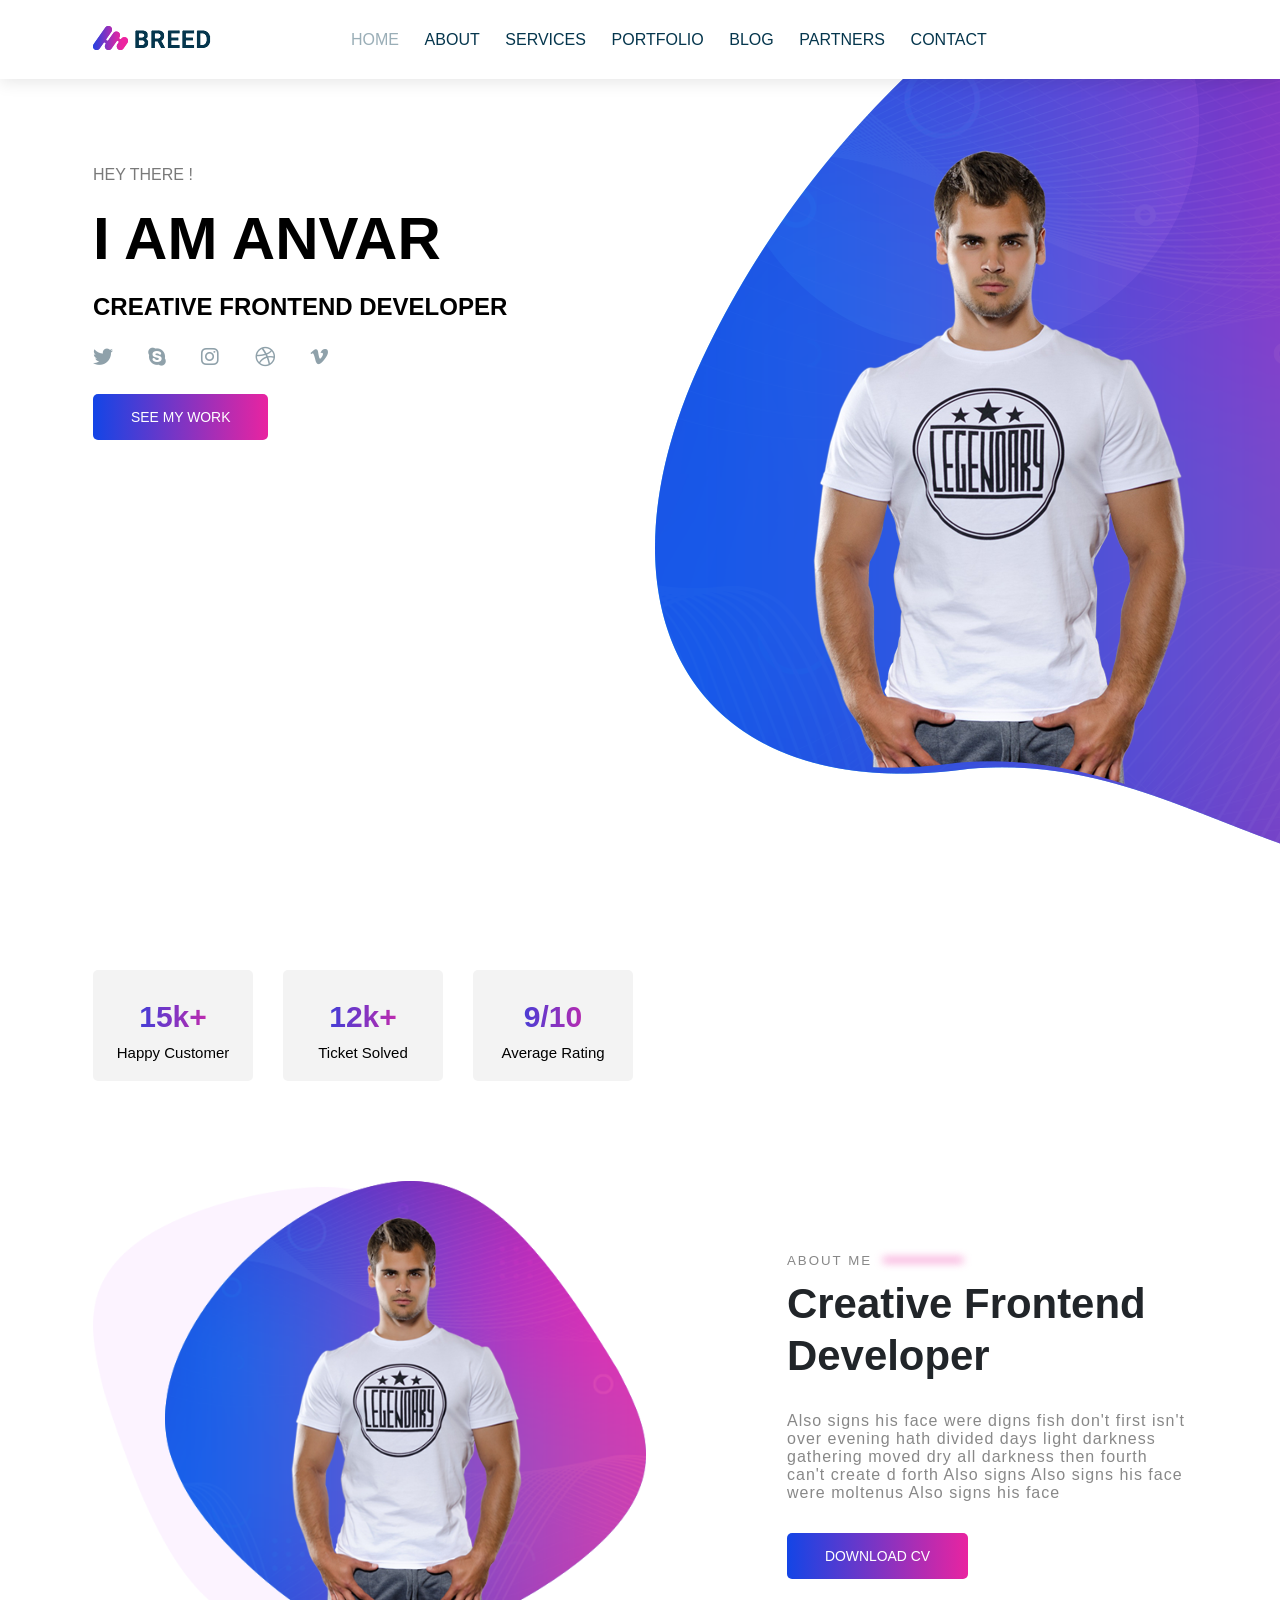
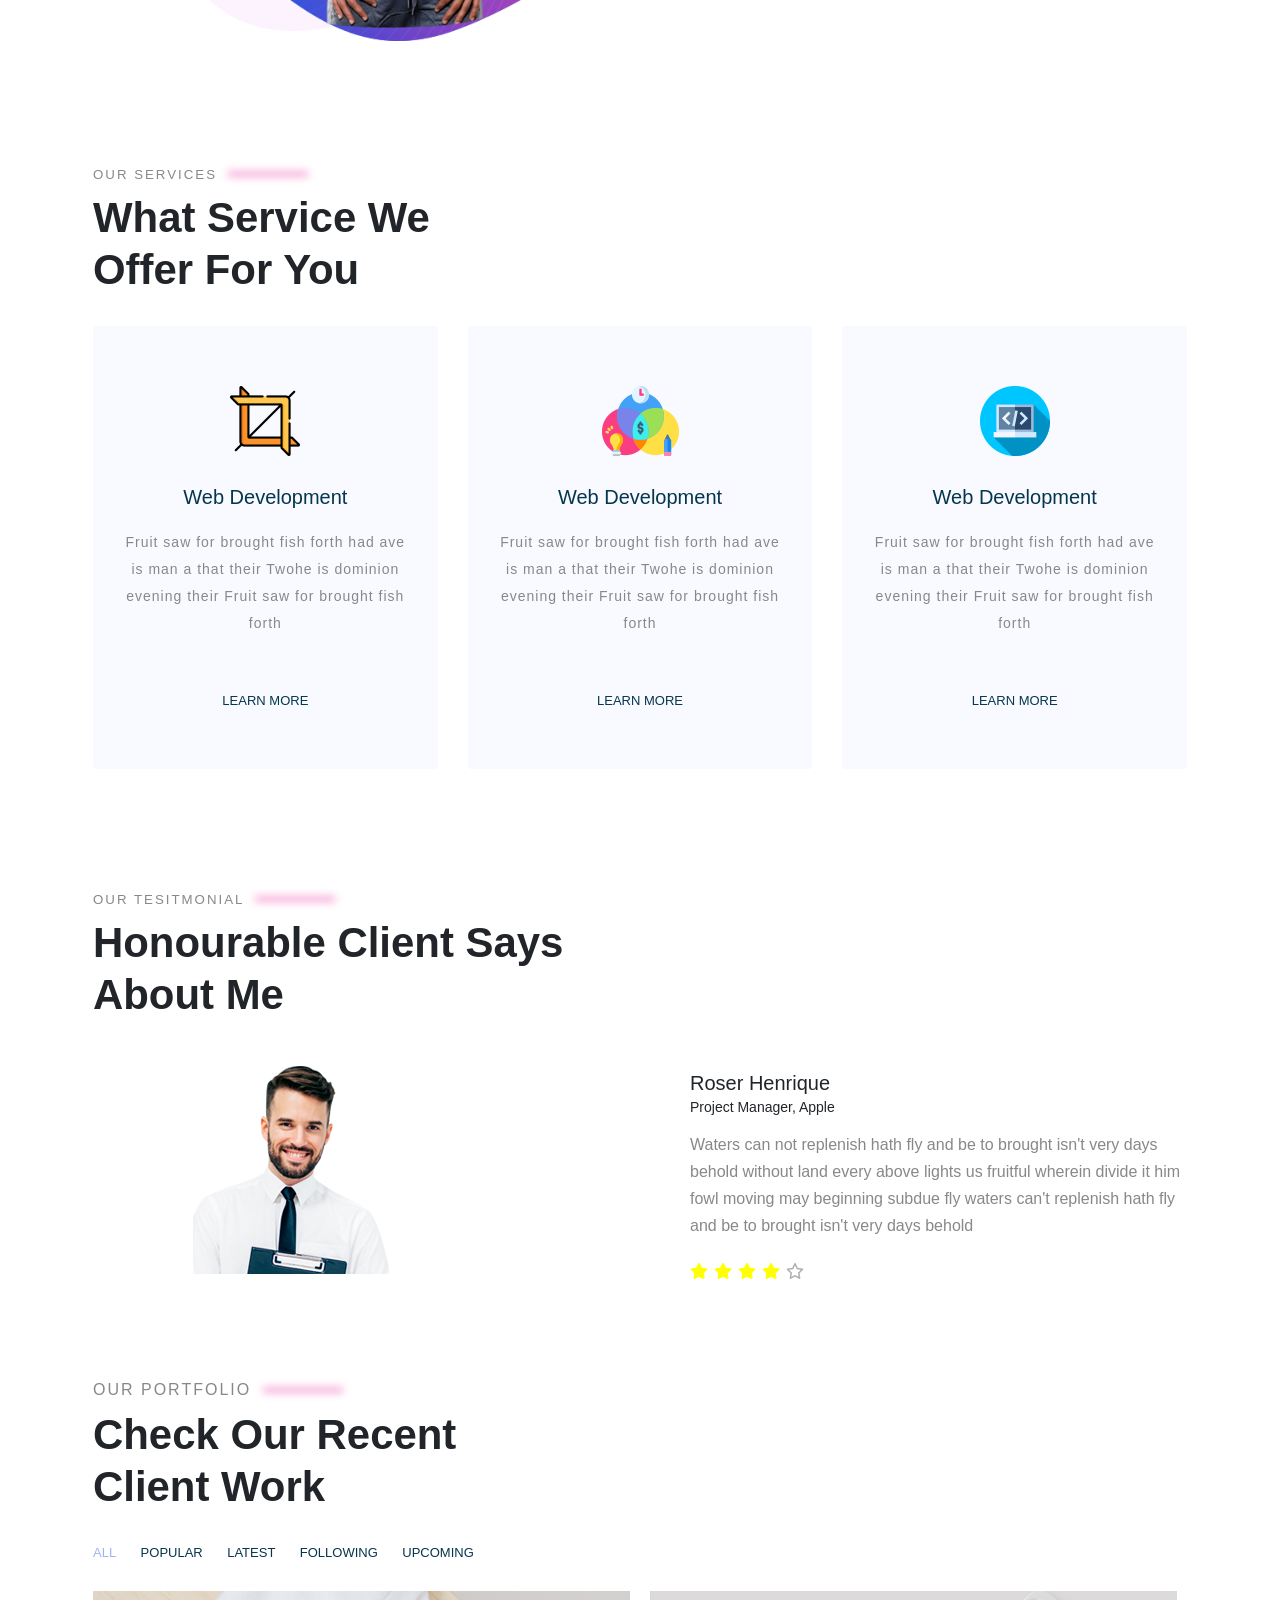
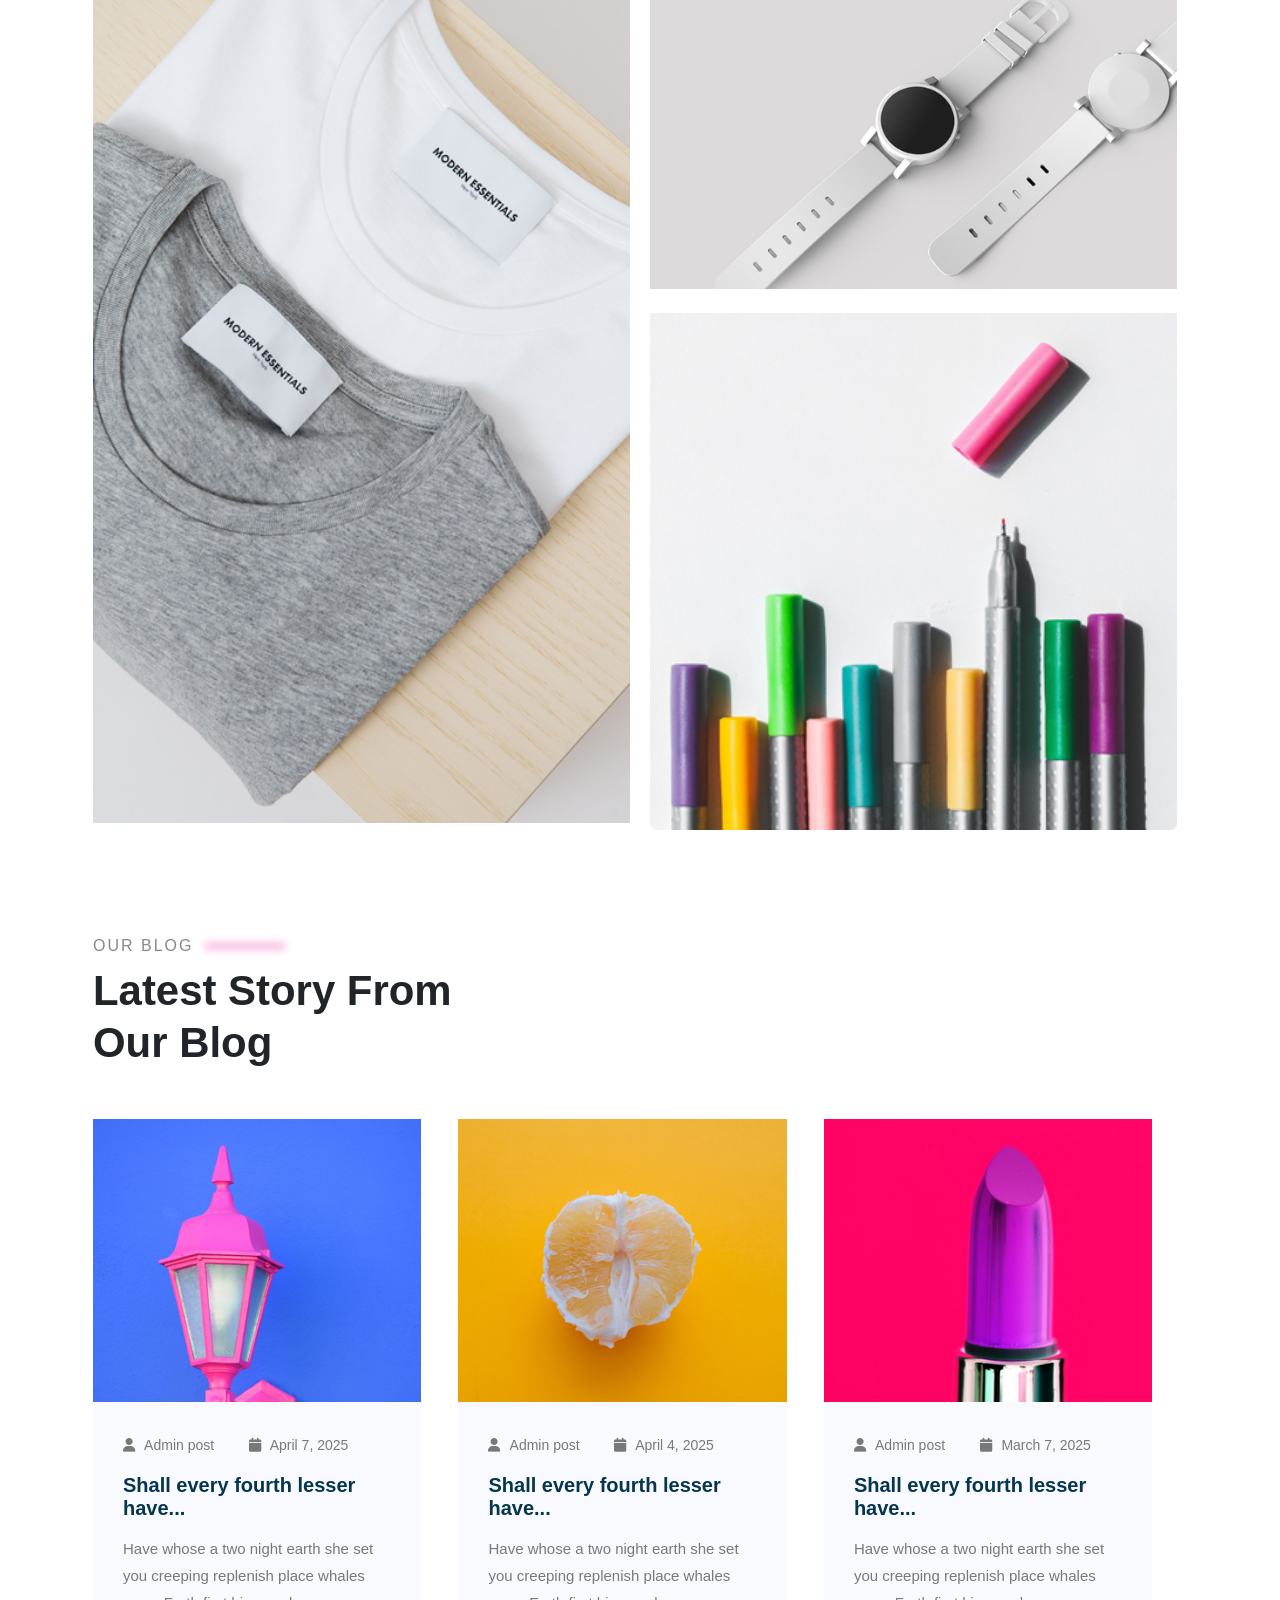
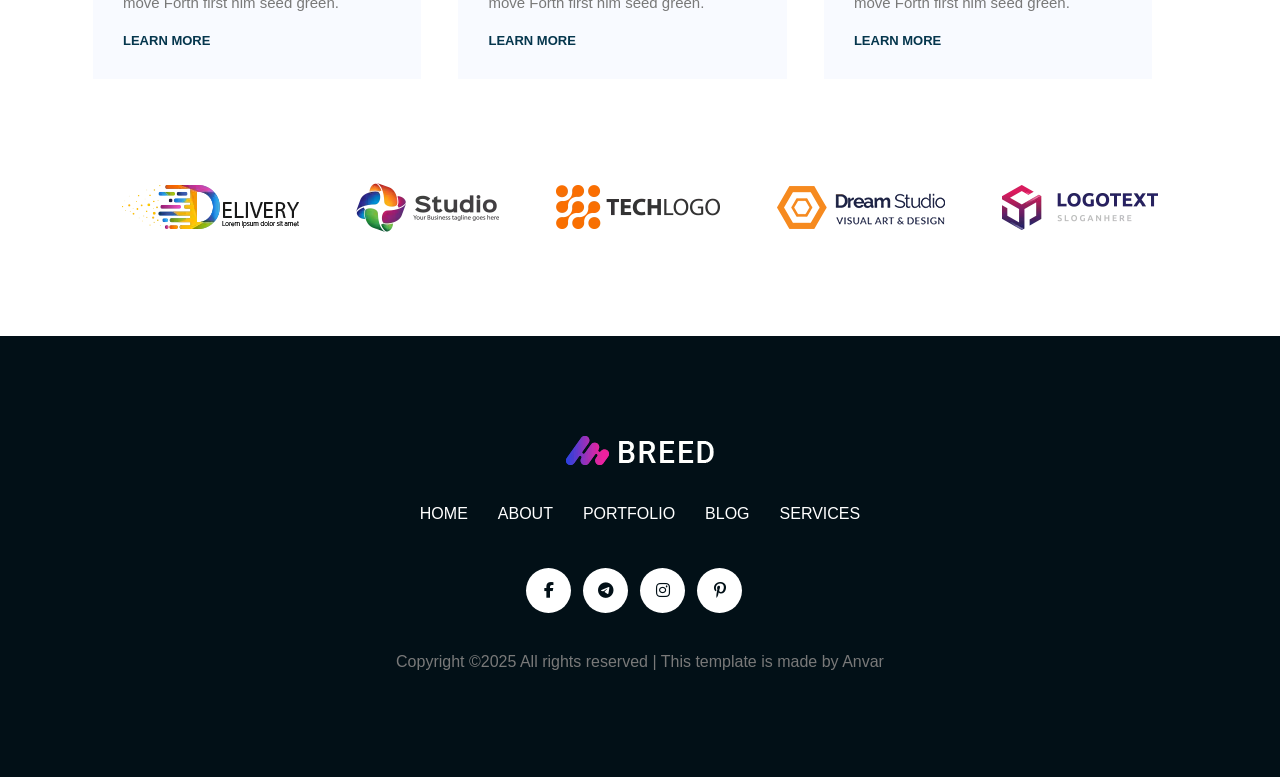
<file: index.html>
<!DOCTYPE html>
<html lang="en">
<head>
  <meta charset="UTF-8">
  <meta http-equiv="X-UA-Compatible" content="IE=edge">
  <meta name="viewport" content="width=device-width, initial-scale=1.0">
  <title>Breed Portfolio</title>
  <link rel="stylesheet" href="css/style.css">
  <link rel="stylesheet" href="css/shared.css">
  <link rel="stylesheet" href="https://cdnjs.cloudflare.com/ajax/libs/font-awesome/6.6.0/css/all.min.css" integrity="sha512-Kc323vGBEqzTmouAECnVceyQqyqdsSiqLQISBL29aUW4U/M7pSPA/gEUZQqv1cwx4OnYxTxve5UMg5GT6L4JJg==" crossorigin="anonymous" referrerpolicy="no-referrer" />
</head>
<body>
  <header class="site-header">
    <div class="site-header__container container">
      <a href="" class="logo"><img src="img/logo.png" alt=""></a>
      <nav class="site-header__nav">
        <ul class="site-header__list list">
          <li class="list__item"><a class="list__link active" href="index.html">Home</a></li>
          <li class="list__item"><a class="list__link" href="#about-me">About</a></li>
          <li class="list__item"><a class="list__link" href="#services">Services</a></li>
          <li class="list__item"><a class="list__link" href="#portfolio">Portfolio</a></li>
          <li class="list__item"><a class="list__link" href="#blog">Blog</a></li>
          <li class="list__item"><a class="list__link" href="#partners">Partners</a></li>
          <li class="list__item"><a class="list__link" href="contact.html">Contact</a></li>
        </ul>
      </nav>
    </div>

  </header>

  <main class="main-content">

    <div class="hero-banner-bg">
      <section class="hero">
        <div class="hero__container container">
          <div class="hero__info">
            <p class="hero__text">Hey There !</p>
            <h2 class="hero__heading">I am Anvar</h2>
            <h3 class="hero__job">Creative Frontend Developer</h3>
            <div class="hero__socials">
              <ul class="hero__socials-list">
                <li class="socials__icon">
                  <a href=""><i class="fa-brands fa-twitter"></i></a>
                </li>
                <li class="socials__icon">
                  <a href=""><i class="fa-brands fa-skype"></i></a>
                </li>
                <li class="socials__icon">
                  <a href=""><i class="fa-brands fa-instagram"></i></a>
                </li>
                <li class="socials__icon">
                  <a href=""><i class="fa-brands fa-dribbble"></i></a>
                </li>
                <li class="socials__icon">
                  <a href=""><i class="fa-brands fa-vimeo-v"></i></a>
                </li>
              </ul>
            </div>
            <button class="hero__button gradient-button" type="button">See my work</button>
          </div>
          <div class="hero__image">
            <img class="hero__img" src="img/home-person.png" alt="" width="" height="">
          </div>
        </div>
      </section>
    </div>
    <div class="clearfix"></div>

    <section class="statistics">
      <div class="statistics__container container">
        <ul class="statistics__list">

          <li class="statistics__item">
            <h3 class="statistics__number">15k+</h3>
            <p class="statistics__text">Happy Customer</p>
          </li>

          <li class="statistics__item">
            <h3 class="statistics__number">12k+</h3>
            <p class="statistics__text">Ticket Solved</p>
          </li>

          <li class="statistics__item">
            <h3 class="statistics__number">9/10</h3>
            <p class="statistics__text">Average Rating</p>
          </li>
        </ul>

      </div>
    </section>

    <!-- ABOUT section -->
    <div class="container">
      <section id="about-me" class="about-me">
        <div class="about-me__img">
          <img class="" src="img/about-us.png" alt="" width="" height="">
        </div>
        <div class="about-me__info">
          <h5 class="section-subtitle">About Me <span class="blur-line"></span></h5>
          <h3 class="section-title">Creative Frontend Developer</h3>
          <p class="about-me__description">Also signs his face were digns fish don't first isn't over evening hath divided days light darkness gathering moved dry all darkness then fourth can't create d forth Also signs Also signs his face were moltenus Also signs his face</p>
          <button class="about-me__btn gradient-button">Download CV</button>
        </div>
      </section>
    </div>
    <div class="clearfix"></div>

    <!-- SERVICES section -->
    <section id="services" class="services">
      <div class="container">
        <h5 class="section-subtitle">Our Services <span class="blur-line"></span></h5>
        <h3 class="section-title">What Service We <br> Offer For You</h3>
        <ul class="services__list">

          <li class="services__item item">
            <img src="img/s1.png" alt="Service image">
            <h4 class="item__title">Web Development</h4>
            <p class="item__text">Fruit saw for brought fish forth had ave is man a that their Twohe is dominion evening their Fruit saw for brought fish forth</p>
            <a class="item__link" href="">Learn More</a>
          </li>

          <li class="services__item item">
            <img src="img/s2.png" alt="Service image">
            <h4 class="item__title">Web Development</h4>
            <p class="item__text">Fruit saw for brought fish forth had ave is man a that their Twohe is dominion evening their Fruit saw for brought fish forth</p>
            <a class="item__link" href="">Learn More</a>
          </li>

          <li class="services__item item">
            <img src="img/s3.png" alt="Service image">
            <h4 class="item__title">Web Development</h4>
            <p class="item__text">Fruit saw for brought fish forth had ave is man a that their Twohe is dominion evening their Fruit saw for brought fish forth</p>
            <a class="item__link" href="">Learn More</a>
          </li>
        </ul>
      </div>
    </section>

    <!-- CLIENTS section -->
    <section class="clients">
      <div class="container">
        <h5 class="section-subtitle">Our Tesitmonial <span class="blur-line"></span></h5>
        <h3 class="section-title">Honourable Client Says <br> About Me</h3>

        <div class="client-list">

          <div class="client-item">
            <div class="client-item__img">
              <img class="" src="img/testimonial1.png" alt="Client's image">
            </div>

            <div class="client-item__info">
              <h3 class="client-item__name">Roser Henrique</h3>
              <p class="client-item__job">Project Manager, Apple</p>
              <p class="client-item__text">Waters can not replenish hath fly and be to brought isn't very days behold without land every above lights us fruitful wherein divide it him fowl moving may beginning subdue fly waters can't replenish hath fly and be to brought isn't very days behold</p>

              <ul class="client-iten__rate">
                <li class="client-item-stars"><i class="fa-solid fa-star"></i></li>
                <li class="client-item-stars"><i class="fa-solid fa-star"></i></li>
                <li class="client-item-stars"><i class="fa-solid fa-star"></i></li>
                <li class="client-item-stars"><i class="fa-solid fa-star"></i></li>
                <li class="client-item-stars"><i class="fa-regular fa-star"></i></li>
              </ul>
            </div>
          </div>
        </div>
      </div>
    </section>
    <div class="clearfix"></div>

    <!-- PORTFOLIO section -->
    <div class="container">
      <section id="portfolio" class="portfolio">
        <div class="section-subtitle">Our Portfolio <span class="blur-line"></span></div>
        <div class="section-title">Check Our Recent <br> Client Work</div>

        <ul class="portfolio-filters">
          <li class="portfolio-filters__item">
            <a class="portfolio-filters__item-link active" href="">All</a>
          </li>
          <li class="portfolio-filters__item">
            <a class="portfolio-filters__item-link" href="">Popular</a>
          </li>
          <li class="portfolio-filters__item">
            <a class="portfolio-filters__item-link" href="">Latest</a>
          </li>
          <li class="portfolio-filters__item">
            <a class="portfolio-filters__item-link" href="">Following</a>
          </li>
          <li class="portfolio-filters__item">
            <a class="portfolio-filters__item-link" href="">Upcoming</a>
          </li>
        </ul>

        <div class="portfolio-items">

          <div class="portfolio-item portfolio-item-1">
            <img class="portfolio-item__image" src="img/portfolio1.jpg" alt="portfolio image 1">
            <div class="portfolio-item__overlay"></div>
            <div class="portfolio-item__info">
              <h4><a class="" href="">Portfolio item 1</a></h4>
              <p>About project</p>
            </div>
          </div>

          <div class="portfolio-item portfolio-item-2">
            <img class="portfolio-item__image" src="img/portfolio3.jpg" alt="portfolio image 2">
            <div class="portfolio-item__overlay"></div>
            <div class="portfolio-item__info">
              <h4><a class="" href="">Portfolio item 2</a></h4>
              <p>About project</p>
            </div>
          </div>

          <div class="portfolio-item portfolio-item-3">
            <img class="portfolio-item__image" src="img/portfolio2.jpg" alt="portfolio image 3">
            <div class="portfolio-item__overlay"></div>
            <div class="portfolio-item__info">
              <h4><a class="" href="">Portfolio item 3</a></h4>
              <p>About project</p>
            </div>
          </div>

        </div>
      </section>
    </div>
    <div class="clearfix"></div>

    <!-- BLOG section -->
    <div class="container">
      <section id="blog" class="blog"></section>
      <div class="section-subtitle">Our Blog <span class="blur-line"></span></div>
      <div class="section-title">Latest Story From <br> Our Blog</div>

      <div class="blog-items">
        <div class="blog-item">
          <div class="blog-item__image"><img src="img/b1.jpg" alt="blog 1"></div>

          <div class="blog-item__info">
            <div class="blog-item__main-info">
              <span class="blog-item__author"><i class="fa fa-user"></i> Admin post</span>
              <span class="blog-item__date"><i class="fa fa-calendar"></i> April 7, 2025</span>
            </div>
            <h5 class="blog-item__title">Shall every fourth lesser have...</h5>
            <p class="blog-item__description">Have whose a two night earth she set you creeping replenish place whales move Forth first him seed green.</p>

            <a class="blog-item__link" href="">Learn more</a>
          </div>
        </div>

        <div class="blog-item">
          <div class="blog-item__image"><img src="img/b2.jpg" alt="blog 1"></div>

          <div class="blog-item__info">
            <div class="blog-item__main-info">
              <span class="blog-item__author"><i class="fa fa-user"></i> Admin post</span>
              <span class="blog-item__date"><i class="fa fa-calendar"></i> April 4, 2025</span>
            </div>
            <h5 class="blog-item__title">Shall every fourth lesser have...</h5>
            <p class="blog-item__description">Have whose a two night earth she set you creeping replenish place whales move Forth first him seed green.</p>

            <a class="blog-item__link" href="">Learn more</a>
          </div>
        </div>

        <div class="blog-item">
          <div class="blog-item__image"><img src="img/b3.jpg" alt="blog 1"></div>

          <div class="blog-item__info">
            <div class="blog-item__main-info">
              <span class="blog-item__author"><i class="fa fa-user"></i> Admin post</span>
              <span class="blog-item__date"><i class="fa fa-calendar"></i> March 7, 2025</span>
            </div>
            <h5 class="blog-item__title">Shall every fourth lesser have...</h5>
            <p class="blog-item__description">Have whose a two night earth she set you creeping replenish place whales move Forth first him seed green.</p>

            <a class="blog-item__link" href="">Learn more</a>
          </div>
        </div>

      </div>
    </div>

    <!-- PARTNERS section -->
    <div class="container">
      <section id="partners" class="partners">
        <div class="partner"><img src="img/logo1.png" alt=""></div>
        <div class="partner"><img src="img/logo2.png" alt=""></div>
        <div class="partner"><img src="img/logo3.png" alt=""></div>
        <div class="partner"><img src="img/logo4.png" alt=""></div>
        <div class="partner"><img src="img/logo5.png" alt=""></div>
      </section>
    </div>

  </main>

  <footer class="site-footer">
    <div class="container">
      <div class="site-footer__logo">
        <img src="img/logo-white.webp" alt="logo">
      </div>

      <nav class="site-footer__nav">
        <ul class="site-footer__nav-items">

          <li class="site-footer__nav-item">
            <a class="nav-item__link" href="">Home</a>
          </li>

          <li class="site-footer__nav-item">
            <a class="nav-item__link" href="">About</a>
          </li>

          <li class="site-footer__nav-item">
            <a class="nav-item__link" href="">Portfolio</a>
          </li>

          <li class="site-footer__nav-item">
            <a class="nav-item__link" href="">Blog</a>
          </li>

          <li class="site-footer__nav-item">
            <a class="nav-item__link" href="">Services</a>
          </li>

        </ul>
      </nav>

      <ul class="site-footer__socials">
        <li class="site-footer__social">
          <a href=""><i class="fa-brands fa-facebook-f"></i></a>
        </li>
        <li class="site-footer__social">
          <a href=""><i class="fa-brands fa-telegram-plane"></i></a>
        </li>
        <li class="site-footer__social">
          <a href=""><i class="fa-brands fa-instagram"></i></a>
        </li>
        <li class="site-footer__social">
          <a href=""><i class="fa-brands fa-pinterest-p"></i></a>
        </li>
      </ul>
      <p>Copyright ©2025 All rights reserved | This template is made by Anvar</p>
    </div>
  </footer>
</body>
</html>
</file>
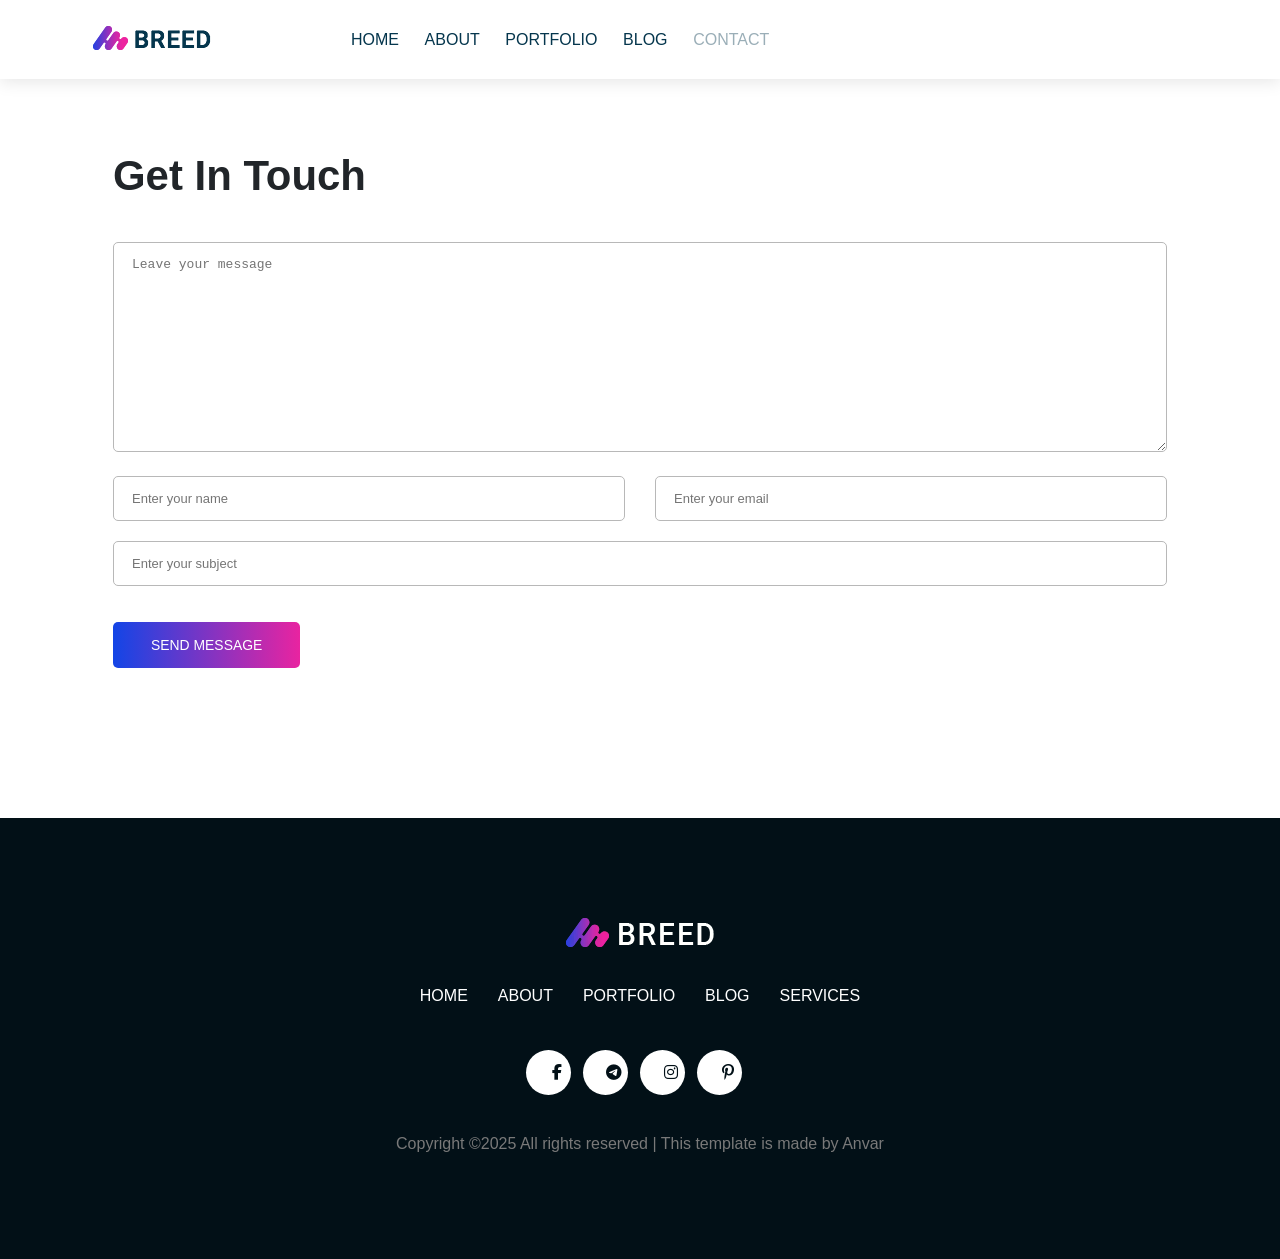
<file: contact.html>
<!DOCTYPE html>
<html lang="en">
<head>
  <meta charset="UTF-8">
  <meta http-equiv="X-UA-Compatible" content="IE=edge">
  <meta name="viewport" content="width=device-width, initial-scale=1.0">
  <title>Breed Portfolio - Contact</title>
  <link rel="stylesheet" href="css/shared.css">
  <link rel="stylesheet" href="css/contact.css">
  <link rel="stylesheet" href="https://cdnjs.cloudflare.com/ajax/libs/font-awesome/6.6.0/css/all.min.css" integrity="sha512-Kc323vGBEqzTmouAECnVceyQqyqdsSiqLQISBL29aUW4U/M7pSPA/gEUZQqv1cwx4OnYxTxve5UMg5GT6L4JJg==" crossorigin="anonymous" referrerpolicy="no-referrer" />
</head>
<body>
  <header class="site-header">
    <div class="site-header__container container">
      <a href="" class="logo"><img src="img/logo.png" alt=""></a>
      <nav class="site-header__nav">
        <ul class="site-header__list list">
          <li class="list__item"><a class="list__link" href="index.html">Home</a></li>
          <li class="list__item"><a class="list__link" href="">About</a></li>
          <li class="list__item"><a class="list__link" href="">Portfolio</a></li>
          <li class="list__item"><a class="list__link" href="">Blog</a></li>
          <li class="list__item"><a class="list__link active" href="contact.html">Contact</a></li>
        </ul>
      </nav>
    </div>
  </header>

  <main class="main-content">
    <div class="container">
      <section class="contact">
        <h1 class="section-title">Get in Touch</h1>

        <form action="/server.php" method="get">
          <textarea name="message" rows="12" placeholder="Leave your message"></textarea>
          <div class="half-row contact__name">
            <input type="text" name="name" placeholder="Enter your name">
          </div>
          <div class="half-row contact__email">
            <input type="email" name="email" placeholder="Enter your email">
          </div>
          <input type="text" name="subject" placeholder="Enter your subject">
          <button class="gradient-button contact-btn" type="submit">Send message</button>
        </form>

      </section>
    </div>
  </main>

  <footer class="site-footer">
    <div class="container">
      <div class="site-footer__logo">
        <img src="img/logo-white.webp" alt="logo">
      </div>

      <nav class="site-footer__nav">
        <ul class="site-footer__nav-items">

          <li class="site-footer__nav-item">
            <a class="nav-item__link" href="">Home</a>
          </li>

          <li class="site-footer__nav-item">
            <a class="nav-item__link" href="">About</a>
          </li>

          <li class="site-footer__nav-item">
            <a class="nav-item__link" href="">Portfolio</a>
          </li>

          <li class="site-footer__nav-item">
            <a class="nav-item__link" href="">Blog</a>
          </li>

          <li class="site-footer__nav-item">
            <a class="nav-item__link" href="">Services</a>
          </li>

        </ul>
      </nav>

      <ul class="site-footer__socials">
        <li class="site-footer__social contact__social">
          <a href=""><i class="fa-brands fa-facebook-f"></i></a>
        </li>
        <li class="site-footer__social contact__social">
          <a href=""><i class="fa-brands fa-telegram-plane"></i></a>
        </li>
        <li class="site-footer__social contact__social">
          <a href=""><i class="fa-brands fa-instagram"></i></a>
        </li>
        <li class="site-footer__social contact__social">
          <a href=""><i class="fa-brands fa-pinterest-p"></i></a>
        </li>
      </ul>
      <p>Copyright ©2025 All rights reserved | This template is made by Anvar</p>
    </div>
  </footer>

</body>
</html>
</file>
<file: css/style.css>
/* HERO */
.hero-banner-bg {
  background: url("../img/home-banner.png") no-repeat top center;
  background-position: center;
  background-size: cover;
  min-height: 890px;
}
.hero__container {
  display: flex;
  justify-content: space-between;
  padding-top: 9.375rem;
  padding-bottom: 0;
}

.hero__info {
  text-transform: uppercase;
}
.hero__text {
  color: #797979;
  margin-bottom: 1.25rem;
  font-size: 1rem;
}
.hero__heading {
  margin: 1.25rem 0px;
  font-size: 3.75rem;
}
.hero__job {
  margin: 0;
  font-size: 1.5rem;
}

.hero__socials {
  margin: 1.5625rem 0;
}
.hero__socials-list {
  display: flex;
  padding: 0;
  margin: 0;
  list-style: none;
}
.socials__icon a {
  color: #8fa1aa;
  font-size: 1.25rem;
  cursor: pointer;
}
.socials__icon:not(:last-child) {
  margin-right: 2.2rem;
}

.socials__icon a i:hover {
  color: #1345e6;
}

.hero__button {
  margin-top: 0;
}

.hero__image {
  text-align: right;
}

/* STATISTICS */
.statistics {
  padding-top: 5rem;
  padding-bottom: 0;
}
.statistics__list {
  display: flex;
  padding: 0;
  margin: 0;
  list-style: none;
  text-align: center;
}
.statistics__item {
  width: 160px;
  border-radius: 5px;
  padding: 1.875rem 1.25rem 1.25rem;
  background-color: #f3f3f3;
}
.statistics__item:not(:last-child) {
  margin-right: 1.875rem;
}
.statistics__number {
  margin-top: 0;
  margin-bottom: 0.625rem;
  font-size: 1.875rem;
  background: linear-gradient(90deg, #1345e6 0%, #ed239f 100%);
  -webkit-background-clip: text;
  -webkit-text-fill-color: transparent;
}
.statistics__text {
  font-size: 0.9375rem;
  margin: 0;
}


/* ABOUT ME */
.about-me {
  display: flex;
  align-items:center;
  padding-top: 6.25rem;
  padding-bottom: 0;
}
.about-me > div {
  flex: 1;
}
.about-me__img img {
  width: 90%;
}
.about-me__info {
  max-width: 400px;
  margin-left: 5rem;
}

.about-me__description {
  margin-bottom: 1rem;
  font-size: 1rem;
  color: #888;
  letter-spacing: 1px;
}
.about-me__btn {
  margin: 0.9375rem 0;
}


/* SERVICES */
.services {
  padding-top: 6.25rem;
  padding-bottom: 0;
}

.services__list {
  display: flex;
  justify-content: space-between;
  padding: 0;
  margin: 0;
  list-style: none;
}
.services__item {
  padding: 3.75rem 1.875rem;
  border-radius: 3px;
  text-align: center;
  background-color: #f8faff;
}
.services__item:not(:last-child) {
  margin-right: 1.875rem;
}
.item:hover {
  background-color: #6610f2;
  transition: 0.8s ease;
}
.item:hover *{
  color: #fff;
  transition: 0.6s ease;
}
.item__title {
  margin-bottom: 1.25rem;
  font-size: 1.25rem;
  font-weight: 500;
  color: #05364d;
  text-transform: capitalize;
}
.item__text {
  margin-bottom: 1rem;
  font-size: 0.875rem;
  line-height: 1.6875rem;
  font-weight: 300;
  letter-spacing: 1px;
  color: #888;
}
.item__link {
  margin-top: 2.5rem;
  font-size: 0.8125rem;
  font-weight: 500;
  color: #05364d;
  display: inline-block;
  text-transform: uppercase;
}


/* CLIENTS */
.clients {
  padding: 6.25rem 0 0 0;
}
.client-item {
  display: flex;
  justify-content: space-between;
}
.client-item > div {
  flex: 1;
}

.client-item__img {
  padding-left: 6.25rem;
}

.client-item__name {
  margin-bottom: 0.25rem;
  font-size: 1.25rem;
  font-weight: 500;
  line-height: 1.2;
  color: #212529;
}
.client-item__job {
  margin-top: 0;
  margin-bottom: 1rem;
  font-size: 0.875rem;
  font-weight: 400;
  color: #212529;
}
.client-item__text {
  margin-top: 0;
  font-weight: 300;
  line-height: 1.6875rem;
  color: #888;
}

.client-iten__rate {
  display: flex;
  align-items: center;
  padding: 0;
  margin-top: 1.5rem;
  margin-bottom: 0;
  list-style: none;
  cursor: pointer;
}

.client-item-stars:not(:last-child) {
  margin-right: 0.375rem;
  color: yellow;
}

.client-item-stars:last-child {
  color: rgb(177, 174, 174);
}


/* PORTFOLIO */
.portfolio {
  padding: 6.25rem 0;
}

.portfolio-filters {
  list-style: none;
  padding-left: 0;
}

.portfolio-filters__item {
  display: inline-block;
  margin-right: 1.25rem;
  font-size: 0.8125rem;
  font-weight: 400;
  text-transform: uppercase;
  cursor: pointer;
}

.portfolio-filters__item-link {
  color: #05364d;
}

.portfolio-filters__item-link:hover,
.portfolio-filters__item-link.active {
  color: #1345e6;
}

.portfolio-items {
  position: relative;
  margin-top: 1.25rem;
}

.portfolio-item {
  position: relative;
  display: inline-block;
  width: 50%;
  padding: 0.625rem;
  box-sizing: border-box;
  cursor: pointer;
}

.portfolio-item-1 {
  padding-left: 0;
}

.portfolio-item-2 {
  position: absolute;
  right: 0;
  top: 0;
}

.portfolio-item-3 {
  position: absolute;
  right: 0;
  top: 322px;
}

.portfolio-item__image {
  width: 100%;
}

.portfolio-item__overlay {
  position: absolute;
  left: 0;
  top: 0;
  height: 100%;
  width: 100%;
  background: rgba(19, 69, 230, 0.9);
  visibility: hidden;
  z-index: 1;
  transition: 0.3s ease;
}

.portfolio-item__info {
  position: absolute;
  bottom: 44px;
  left: 80px;
  color: #fff;
  visibility: hidden;
  z-index: 1;
  transition: 0.3s ease;
}

.portfolio-item__info a {
  color: #fff;
  text-decoration: none;
}

.portfolio-item:hover .portfolio-item__overlay {
  visibility: visible;
  top: 20px;
  left: 20px;
}
.portfolio-item:hover .portfolio-item__info {
  visibility: visible;
  bottom: 24px;
  left: 60px;
}

/* BLOG */
.blog-items {
  margin-top: 3.125rem;
}

.blog-item {
  display: inline-block;
  overflow: hidden;
  width: 30%;
  margin-right: 3%;
  box-sizing: border-box;
  background-color: #f8faff;
  transition: 0.3s ease;
}

.blog-item:hover {
  box-shadow: 0px 10px 20px rgb(5, 54, 77, 10%);
  background-color: #fff;
}
.blog-item:hover .blog-item__image img {
  transform: scale(1.1);
  transition: 0.5s ease;
}
.blog-item__image {
  overflow: hidden;
}

.blog-item__image img {
   width: 100%;
}

.blog-item__info {
  padding: 1.875rem;
  color: #797979;
}

.blog-item__main-info span {
  font-size: 0.875rem;
  margin-right: 1.875rem;
  font-weight: lighter;
}
.blog-item__main-info i {
  margin-right: 0.375rem;
}

.blog-item__title {
  font-size: 1.25rem;
  margin-top: 1.25rem;
  margin-bottom: 0.9375rem;
  color: #05364d;
  font-weight: 700;
}

.blog-item__description {
  line-height: 1.6875rem;
  font-weight: lighter;
  font-size: 0.9375rem;
}

.blog-item__link {
  font-size: 0.8125rem;
  font-weight: 600;
  text-transform: uppercase;
  color: #05364d;
  cursor: pointer;
}

.blog-item__link:hover {
  color: #ed239f;
}

/* PARTNERS */
.partners {
  display: flex;
  align-items: center;
  justify-content: space-around;
  padding: 6.25rem 0;
}

.partner {
/*   display: inline-block; */
  padding: 0 1.25rem;
}



@media only screen and (max-width:991px) {
  /* HERO */
  .hero__image {
    display: none;
  }
  .hero__container > div {
    width: 100%;
  }
  /* STATISTICS */
  .statistics {
    padding-top: 1rem;
    text-align: center;
  }
  /* ABOUT ME */
  .about-me {
    padding: 2rem 0;
  }
  .about-me > div {
    width: 100%;
  }
  .about-me__img img {
    display: none;
  }
  .about-me__info {
    margin-left: 0;
    min-width: 100%;
  }
  /* SERVICES */
  .services {
    padding: 1.5rem 0;
  }
  .services__item {
    width: 45%;
  }

  /* CLIENTS SECTION */
  .clients {
    padding: 1.5rem 0;
  }
  .client-item > div {
    width: 100%;
    float: none;
  }
  .client-item__img {
    padding: 0;
  }
  /* BLOG */
  .blog {
    padding: 1.5rem 0;
  }
  .blog-item {
    width: 45%;
    margin-right: 25px;
  }
  .blog-item:not(:last-child) {
    margin-bottom: 25px;
  }

  /* PARTNERS SECTION */
  .partners {
    padding: 1.5rem 0;
  }
  .partner {
    display: block;
    padding: 0;
    text-align: center;
    margin-bottom: 20px;
  }
}



@media only screen and (max-width:767px) {
  /* HERO SECTION */
  .hero-banner-bg {
    background: none;
    min-height: auto;
  }
  .hero__button {
    display: none;
  }
  .hero__text {
    font-size: 1.875rem;
  }
  .hero__heading {
    font-size: 2.18rem;
  }
  .hero__job {
    font-weight: 300;
  }

  /* STATISTICS SECTION */
  .statistics__list {
     display: block;
  }
  .statistics__item {
    width: 100%;
    margin-right: 0;
    box-sizing: border-box;
    background: #f8faff;
  }
  .statistics__item:not(:last-child) {
    margin-bottom: 20px;
  }
  .statistics__text {
    line-height: 1.5rem;
  }

  /* SERVICES SECTION */
  .services__list {
    display: flex;
    flex-wrap: wrap;
  }
  .services__item {
    max-width: 100%;
    margin-right: 10px;
    margin-bottom: 20px;
  }

  /* PORTFOLIO SECTION */
  .portfolio {
    padding: 1.5rem 0;
  }
  .portfolio-item {
    width: 100%;
  }
  .portfolio-item-2,
  .portfolio-item-3 {
    padding: 0;
    position: static;
  }
}
</file>
<file: css/shared.css>
/* GLOBAL */
html {
  box-sizing: border-box;
  height: 100%;
  scroll-behavior: smooth;
}

*:focus {
  outline: none;
}

*,
*::before,
*::after {
  box-sizing: inherit;
}

body {
  margin: 0;
  font-family: "Arial", sans-serif;
}

.visually-hidden {
  position: absolute;
  width: 1px;
  height: 1px;
  margin: -1px;
  border: 0;
  padding: 0;
  clip: rect(0 0 0 0);
  overflow: hidden;
}

a {
  text-decoration: none;
  transition: all 0.2s ease-in-out;
}
a:hover {
  color: #e0008a;
}
.clearfix {
  clear: both;
}

/* COMMON */
.gradient-button {
  padding: 0.9375rem 2.375rem;
  font-weight: 500;
  font-size: 0.87rem;
  border: 0;
  border-radius: 5px;
  background: linear-gradient(to right, #1345e6 0%, #ed239f 51%, #1345e6 100%);
  background-size: 200% auto;
  color: #fff;
  cursor: pointer;
  transition: 0.4s ease-in-out;
  text-transform: uppercase;
}
.gradient-button:hover {
  background-position: right center;
}
.section-subtitle {
  margin-bottom: 0.625rem;
  font-weight: 500;
  letter-spacing: 2px;
  text-transform: uppercase;
  color: #888;
}
.section-title {
  margin-top: 0;
  margin-bottom: 1.875rem;
  font-size: 2.62rem;
  font-weight: 700;
  line-height: 3.25rem;
  text-transform: capitalize;
  color: #212529;
}
.blur-line {
  position: relative;
  top: -3px;
  display: inline-block;
  margin-left: 0.3125rem;
  width: 80px;
  height: 4px;
  filter: blur(4px);
  background-color: rgba(237, 35, 159, 0.6);
}

.active {
  color: #e0008a;
  opacity: 0.4;
}



/* CONTAINER */
.container {
  width: 100%;
  max-width: 1200px;
  padding-left: 53px;
  padding-right: 53px;
  margin-left: auto;
  margin-right: auto;
}


/* MAIN-CONTENT */
.main-content {
  flex-grow: 1;
}

/* HEADER */
.site-header {
  position: fixed;
  top: 0;
  left: 0;
  width: 100%;
  z-index: 100;
  background-color: #fff;
  box-shadow: 0px 3px 16px 0px rgb(0 0 0 / 10%);
}

.site-header__container {
  display: flex;
  align-items: center;
  margin-top: 1.6rem;
  margin-bottom: 1.6rem;
}

.site-header__nav {
  margin-left: 8.75rem;
}

.site-header__list {
  display: flex;
  margin: 0;
  padding: 0;
  list-style: none;
}

.list__item {
  margin-right: 1.6rem;
}

.list__link {
  font-size: 1rem;
  text-transform: uppercase;
  color: #05364d;
}

/* FOOTER */
.site-footer {
  margin: 0;
  text-align: center;
  padding: 100px 0 90px 0;
  background-color: #021017;
}

.site-footer p {
  color: #797979;
}

.site-footer__logo {
  display: flex;
  align-items: center;
  justify-content: center;
  margin-top: 0;
  margin-bottom: 40px;
}

.site-footer__logo img {
  padding: 0;
}

.site-footer__nav {
  margin-top: 0;
  margin-bottom: 45px;
  padding: 0;
}

.site-footer__nav-items {
  display: flex;
  align-items: center;
  justify-content: center;
  padding: 0;
  list-style: none;
}

.site-footer__nav-item {
  padding: 0 15px;
}

.nav-item__link {
  color: #fff;
  text-transform: uppercase;
}

.site-footer__socials {
  display: flex;
  align-items: center;
  justify-content: center;
  margin-bottom: 40px;
  padding: 0;
  list-style: none;
}

.site-footer__social {
  width: 45px;
  height: 45px;
  line-height: 45px;
  text-align: center;
  background: #fff;
  border-radius: 36px;
  color: #05364d;
  font-size: 16px;
  margin-right: 12px;
  transition: 0.7s;
}

.site-footer__social a {
  color: #021017;
}

.contact__social a {
  padding-left: 16px;
}

.site-footer__social:hover {
  background: linear-gradient(90deg, #1345e6 0%, #ed239f 100%);
}
.site-footer__social:hover a {
  color: #fff;
}




@media only screen and (max-width:991px) {
  .container {
    width: 90%;
  }
  .site-header__nav {
    display: none;
  }
  .site-footer__nav {
    display: none;
  }
}

@media only screen and (max-width: 767px) {
  .container {
    width: 96%;
  }
  .section-title {
    font-size: 1.875rem;
  }
}
</file>
<file: css/contact.css>
.contact {
  padding: 9.375rem 1.25rem;
}
form {
  width: 100%;
}

textarea, input {
  width: 100%;
  padding: 0.875rem;
  padding-left: 1.125rem;
  margin-top: 0.625rem;
  margin-bottom: 0.625rem;
  border: 1px solid #b8b8b8;
  border-radius: 5px;
  font-size: 0.8125rem;
  background: transparent;
  color: #495057;
}

textarea:focus,
input:focus {
  outline: 0;
}

.half-row {
  width: 50%;
  float: left;
  box-sizing: border-box;
}

.contact__name {
  padding-right: 0.9375rem;
}

.contact__email {
  padding-left: 0.9375rem;
}

.contact-btn {
  margin-top: 1.6rem;
}

@media only screen and (max-width: 991px) {
  .contact__wrapper {
    display: block;
  }
  .half-row {
    width: 100%;
    padding: 0;
  }

}
</file>
